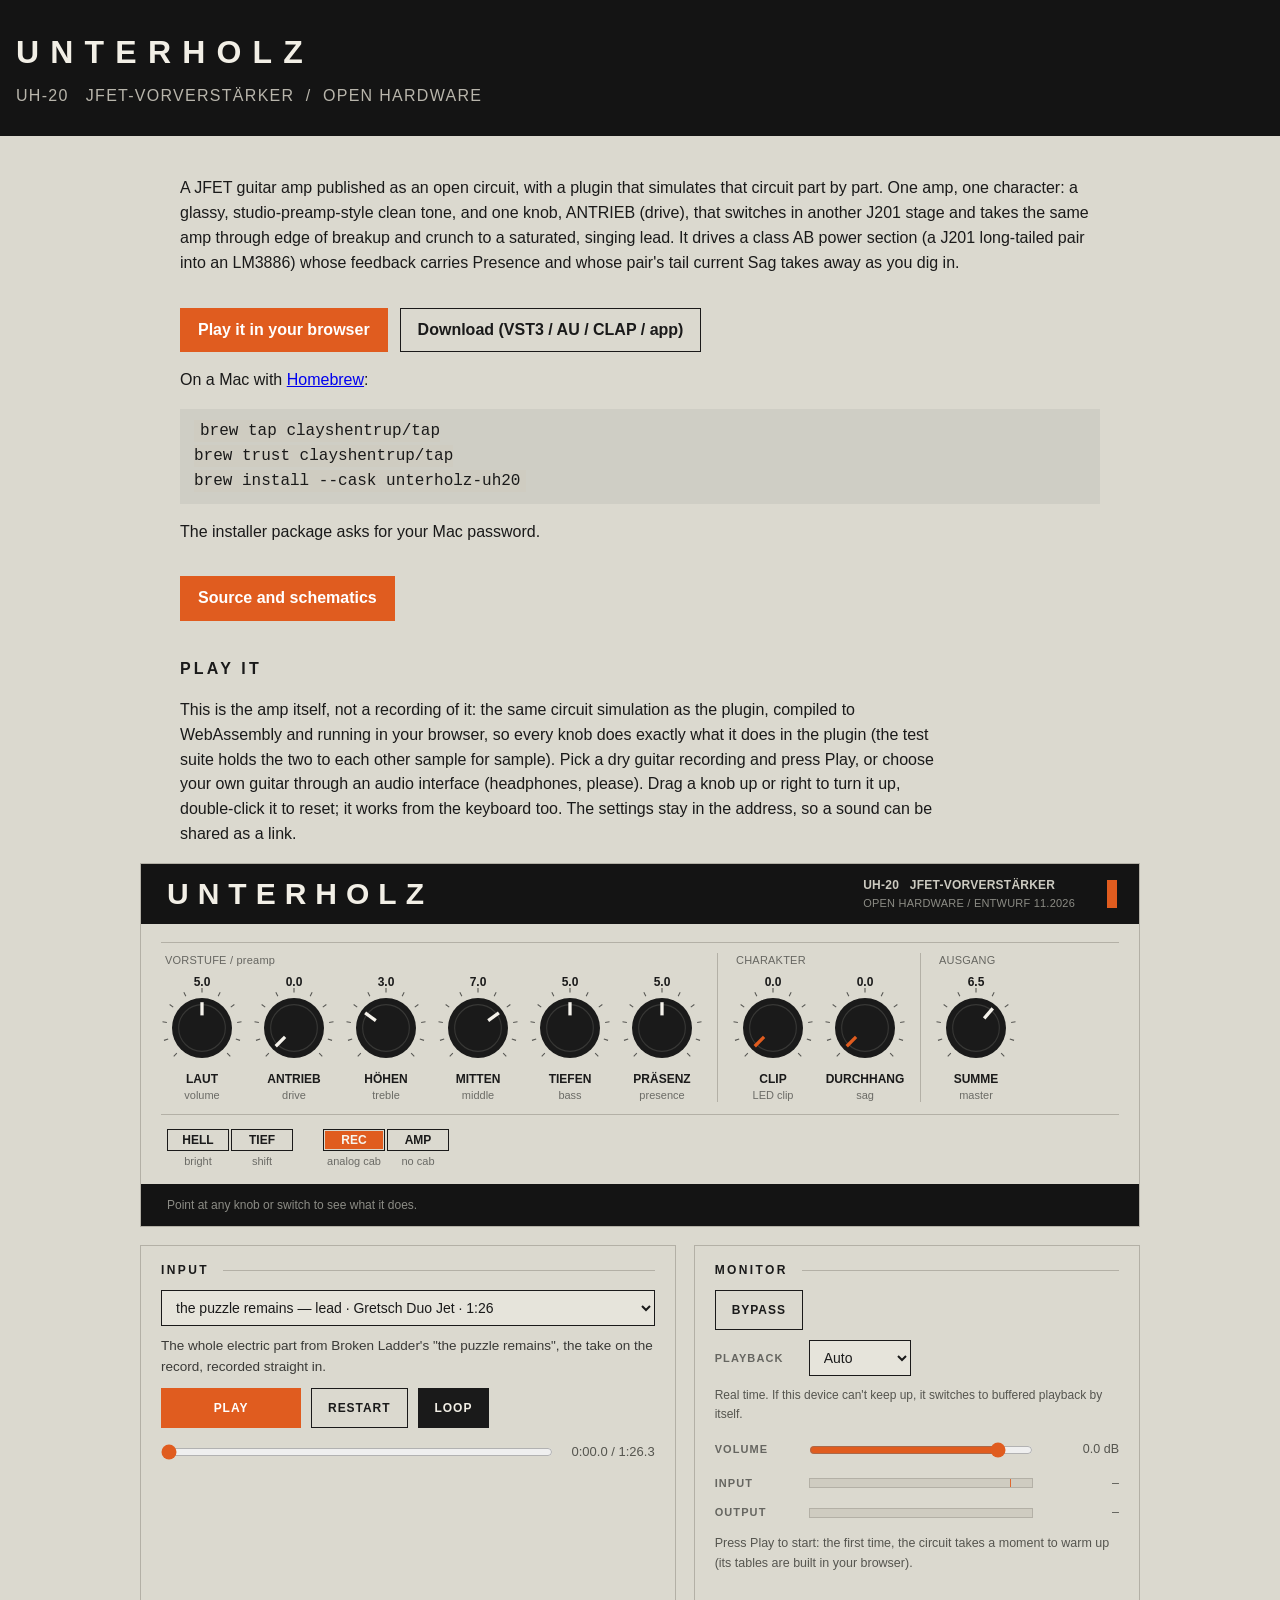
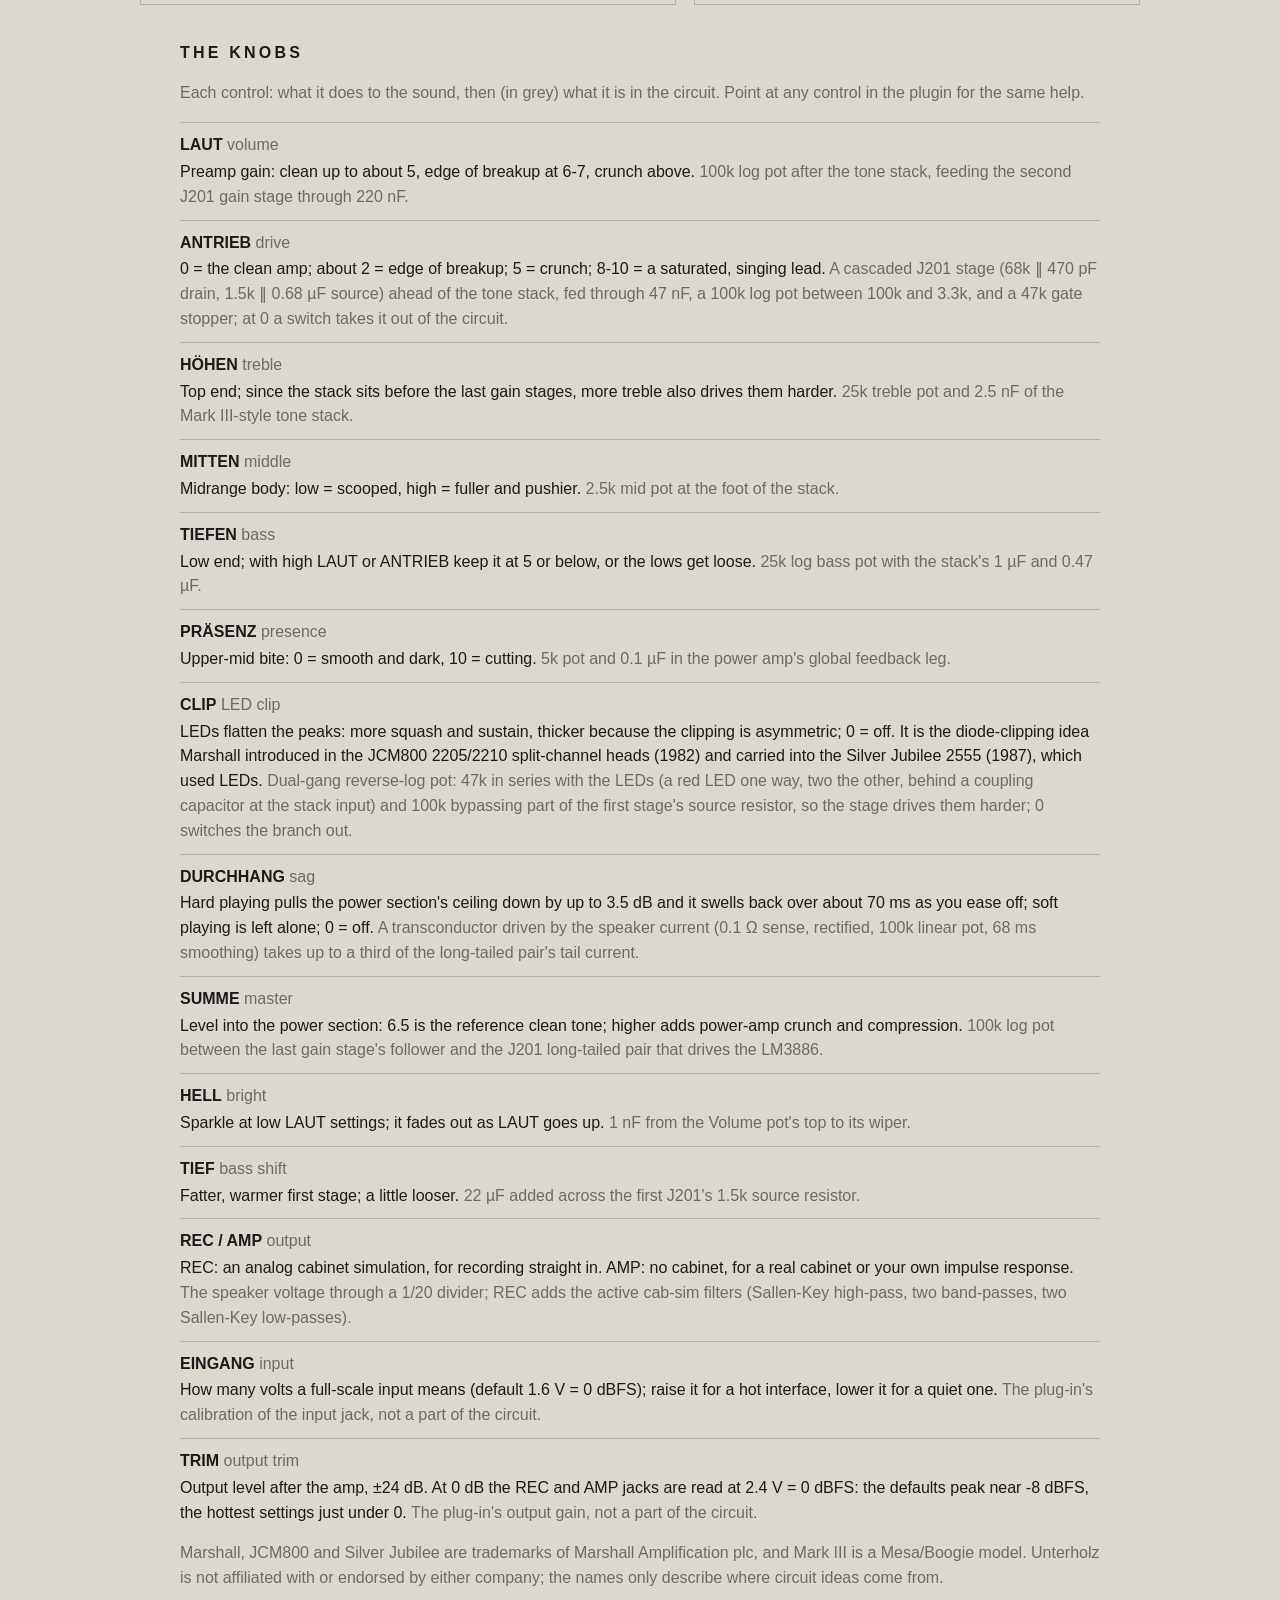
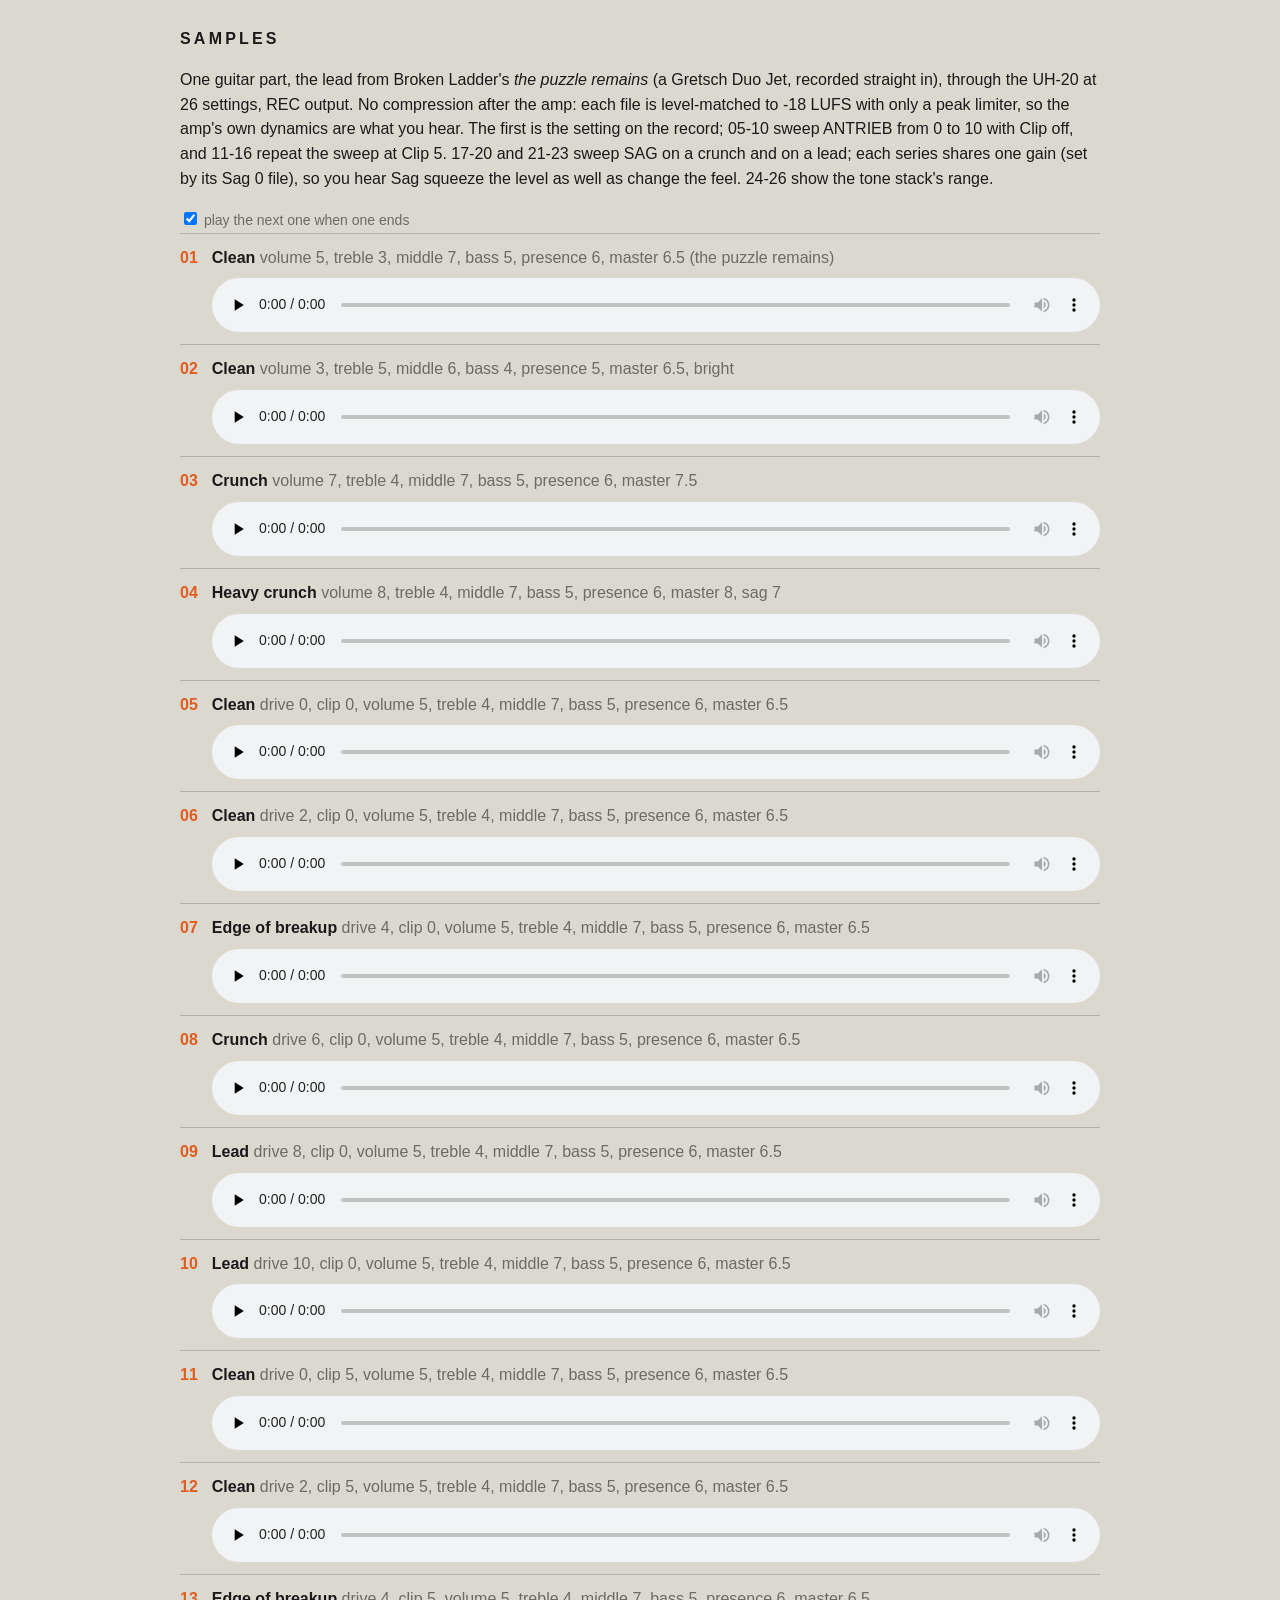
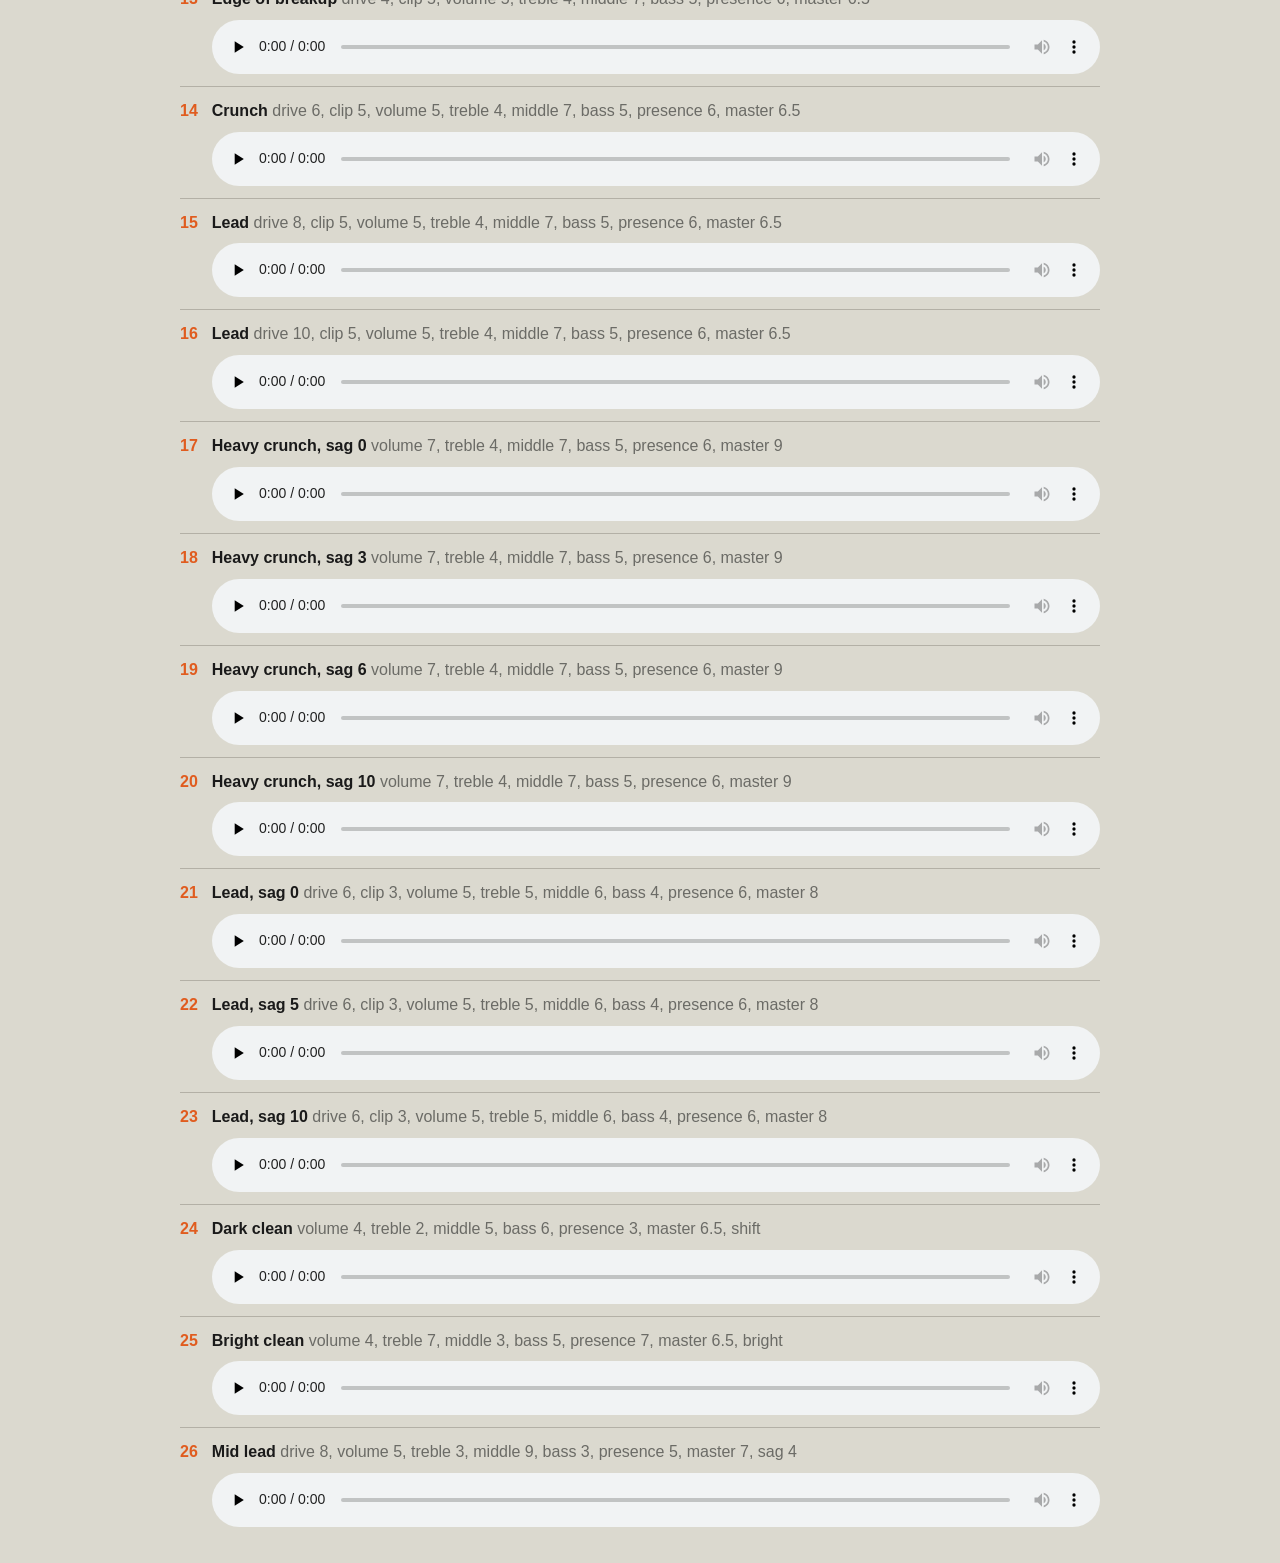
<file: docs/index.html>
<!doctype html>
<html lang="en"><head><meta charset="utf-8"><meta name="viewport" content="width=device-width,initial-scale=1">
<title>Unterholz UH-20</title>
<link rel="stylesheet" href="play/player/player.css"><link rel="stylesheet" href="play/uh20.css">
<link rel="modulepreload" href="play/amp.js"><link rel="modulepreload" href="play/player/player.js">
<style>
:root{--bg:#dbd9cf;--ink:#1a1a1a;--band:#141414;--or:#e05c1f;--mut:#6b6b66}
html,body{overflow-x:hidden}
body{margin:0;background:var(--bg);color:var(--ink);font:16px/1.55 "Helvetica Neue",Helvetica,Arial,sans-serif}
header{background:var(--band);color:#f2efe6;padding:28px 16px}
header h1{margin:0;letter-spacing:.35em;font-size:32px}
header p{margin:6px 0 0;color:#b8b5ab;letter-spacing:.08em}
main{max-width:920px;margin:0 auto;padding:24px 16px}
img{width:100%;height:auto;border:1px solid #b3b0a6}
a.btn{display:inline-block;background:var(--or);color:#fff;padding:10px 18px;text-decoration:none;font-weight:700;margin:16px 12px 0 0}
code{background:#cfccc1;padding:2px 6px}
.mut{color:var(--mut)}
ol.smp{list-style:none;padding:0;margin:0}ol.smp li{display:flex;gap:14px;border-top:1px solid #b3b0a6;padding:12px 0}
ol.smp .n{font-weight:700;color:var(--or);min-width:2ch}ol.smp .t{flex:1;min-width:0}ol.smp span{color:var(--mut)}
audio{display:block;width:100%;margin-top:8px}h2{letter-spacing:.2em;font-size:16px;margin:36px 0 6px}label{color:var(--mut);font-size:14px}
pre{background:rgba(127,127,127,.12);padding:10px 14px;overflow-x:auto}
/* the player is wider than the text column: it takes the window's width, up to a little more than the plug-in panel's */
#player{width:min(1000px,calc(100vw - 32px));margin-left:calc(50% - min(500px,50vw - 16px))}
#play .lead{max-width:760px}
a.btn.ghost{background:transparent;color:var(--ink);box-shadow:inset 0 0 0 1px var(--ink)}
dl.kn{margin:0}dl.kn dt{border-top:1px solid #b3b0a6;padding-top:10px;margin-top:10px}dl.kn dd{margin:2px 0 0}
</style></head><body>
<header><h1>UNTERHOLZ</h1><p>UH-20 &nbsp; JFET-VORVERST&Auml;RKER &nbsp;/&nbsp; OPEN HARDWARE</p></header>
<main>
<p>A JFET guitar amp published as an open circuit, with a plugin that simulates that circuit part by part. One amp, one character: a glassy, studio-preamp-style clean tone, and one knob, ANTRIEB (drive), that switches in another J201 stage and takes the same amp through edge of breakup and crunch to a saturated, singing lead. It drives a class AB power section (a J201 long-tailed pair into an LM3886) whose feedback carries Presence and whose pair&#x27;s tail current Sag takes away as you dig in.</p>
<a class="btn" href="#play">Play it in your browser</a><a class="btn ghost" href="https://github.com/ClayShentrup/unterholz-uh20/releases/latest">Download (VST3 / AU / CLAP / app)</a>
<p>On a Mac with <a href="https://brew.sh">Homebrew</a>:</p>
<pre><code>brew tap clayshentrup/tap
brew trust clayshentrup/tap
brew install --cask unterholz-uh20</code></pre>
<p>The installer package asks for your Mac password.</p>
<a class="btn" href="https://github.com/ClayShentrup/unterholz-uh20">Source and schematics</a>

<section id="play"><h2>PLAY IT</h2>
<p class="lead">This is the amp itself, not a recording of it: the same circuit simulation as the plugin, compiled to WebAssembly and running in your browser, so every knob does exactly what it does in the plugin (the test suite holds the two to each other sample for sample). Pick a dry guitar recording and press Play, or choose your own guitar through an audio interface (headphones, please). Drag a knob up or right to turn it up, double-click it to reset; it works from the keyboard too. The settings stay in the address, so a sound can be shared as a link.</p>
<div id="player" class="uh20"></div>
<noscript><p>The player needs JavaScript and a browser with Web Audio and WebAssembly. The samples below play anywhere.</p><img src="screenshot.png" alt="The UH-20 plugin panel"></noscript>
</section>

<section id="knobs"><h2>THE KNOBS</h2>
<p class="mut">Each control: what it does to the sound, then (in grey) what it is in the circuit. Point at any control in the plugin for the same help.</p>
<dl class="kn">
<dt><b>LAUT</b> <span class="mut">volume</span></dt><dd>Preamp gain: clean up to about 5, edge of breakup at 6-7, crunch above. <span class="mut">100k log pot after the tone stack, feeding the second J201 gain stage through 220 nF.</span></dd>
<dt><b>ANTRIEB</b> <span class="mut">drive</span></dt><dd>0 = the clean amp; about 2 = edge of breakup; 5 = crunch; 8-10 = a saturated, singing lead. <span class="mut">A cascaded J201 stage (68k ‖ 470 pF drain, 1.5k ‖ 0.68 µF source) ahead of the tone stack, fed through 47 nF, a 100k log pot between 100k and 3.3k, and a 47k gate stopper; at 0 a switch takes it out of the circuit.</span></dd>
<dt><b>HÖHEN</b> <span class="mut">treble</span></dt><dd>Top end; since the stack sits before the last gain stages, more treble also drives them harder. <span class="mut">25k treble pot and 2.5 nF of the Mark III-style tone stack.</span></dd>
<dt><b>MITTEN</b> <span class="mut">middle</span></dt><dd>Midrange body: low = scooped, high = fuller and pushier. <span class="mut">2.5k mid pot at the foot of the stack.</span></dd>
<dt><b>TIEFEN</b> <span class="mut">bass</span></dt><dd>Low end; with high LAUT or ANTRIEB keep it at 5 or below, or the lows get loose. <span class="mut">25k log bass pot with the stack&#x27;s 1 µF and 0.47 µF.</span></dd>
<dt><b>PRÄSENZ</b> <span class="mut">presence</span></dt><dd>Upper-mid bite: 0 = smooth and dark, 10 = cutting. <span class="mut">5k pot and 0.1 µF in the power amp&#x27;s global feedback leg.</span></dd>
<dt><b>CLIP</b> <span class="mut">LED clip</span></dt><dd>LEDs flatten the peaks: more squash and sustain, thicker because the clipping is asymmetric; 0 = off. It is the diode-clipping idea Marshall introduced in the JCM800 2205/2210 split-channel heads (1982) and carried into the Silver Jubilee 2555 (1987), which used LEDs. <span class="mut">Dual-gang reverse-log pot: 47k in series with the LEDs (a red LED one way, two the other, behind a coupling capacitor at the stack input) and 100k bypassing part of the first stage&#x27;s source resistor, so the stage drives them harder; 0 switches the branch out.</span></dd>
<dt><b>DURCHHANG</b> <span class="mut">sag</span></dt><dd>Hard playing pulls the power section&#x27;s ceiling down by up to 3.5 dB and it swells back over about 70 ms as you ease off; soft playing is left alone; 0 = off. <span class="mut">A transconductor driven by the speaker current (0.1 Ω sense, rectified, 100k linear pot, 68 ms smoothing) takes up to a third of the long-tailed pair&#x27;s tail current.</span></dd>
<dt><b>SUMME</b> <span class="mut">master</span></dt><dd>Level into the power section: 6.5 is the reference clean tone; higher adds power-amp crunch and compression. <span class="mut">100k log pot between the last gain stage&#x27;s follower and the J201 long-tailed pair that drives the LM3886.</span></dd>
<dt><b>HELL</b> <span class="mut">bright</span></dt><dd>Sparkle at low LAUT settings; it fades out as LAUT goes up. <span class="mut">1 nF from the Volume pot&#x27;s top to its wiper.</span></dd>
<dt><b>TIEF</b> <span class="mut">bass shift</span></dt><dd>Fatter, warmer first stage; a little looser. <span class="mut">22 µF added across the first J201&#x27;s 1.5k source resistor.</span></dd>
<dt><b>REC / AMP</b> <span class="mut">output</span></dt><dd>REC: an analog cabinet simulation, for recording straight in. AMP: no cabinet, for a real cabinet or your own impulse response. <span class="mut">The speaker voltage through a 1/20 divider; REC adds the active cab-sim filters (Sallen-Key high-pass, two band-passes, two Sallen-Key low-passes).</span></dd>
<dt><b>EINGANG</b> <span class="mut">input</span></dt><dd>How many volts a full-scale input means (default 1.6 V = 0 dBFS); raise it for a hot interface, lower it for a quiet one. <span class="mut">The plug-in&#x27;s calibration of the input jack, not a part of the circuit.</span></dd>
<dt><b>TRIM</b> <span class="mut">output trim</span></dt><dd>Output level after the amp, ±24 dB. At 0 dB the REC and AMP jacks are read at 2.4 V = 0 dBFS: the defaults peak near -8 dBFS, the hottest settings just under 0. <span class="mut">The plug-in&#x27;s output gain, not a part of the circuit.</span></dd>
</dl>
<p class="mut">Marshall, JCM800 and Silver Jubilee are trademarks of Marshall Amplification plc, and Mark III is a Mesa/Boogie model. Unterholz is not affiliated with or endorsed by either company; the names only describe where circuit ideas come from.</p></section>

<section id="samples"><h2>SAMPLES</h2>
<p>One guitar part, the lead from Broken Ladder's <i>the puzzle remains</i> (a Gretsch Duo Jet, recorded straight in), through the UH-20 at 26 settings, REC output. No compression after the amp: each file is level-matched to -18 LUFS with only a peak limiter, so the amp's own dynamics are what you hear. The first is the setting on the record; 05-10 sweep ANTRIEB from 0 to 10 with Clip off, and 11-16 repeat the sweep at Clip 5. 17-20 and 21-23 sweep SAG on a crunch and on a lead; each series shares one gain (set by its Sag 0 file), so you hear Sag squeeze the level as well as change the feel. 24-26 show the tone stack's range.</p>
<label><input type="checkbox" id="cont" checked> play the next one when one ends</label>
<ol class="smp">
<li><div class="n">01</div><div class="t"><b>Clean</b> <span>volume 5, treble 3, middle 7, bass 5, presence 6, master 6.5 (the puzzle remains)</span><audio controls preload="none" src="samples/01%20Clean%20-%20volume%205%2C%20treble%203%2C%20middle%207%2C%20bass%205%2C%20presence%206%2C%20master%206.5%20%28the%20puzzle%20remains%29.opus"></audio></div></li>
<li><div class="n">02</div><div class="t"><b>Clean</b> <span>volume 3, treble 5, middle 6, bass 4, presence 5, master 6.5, bright</span><audio controls preload="none" src="samples/02%20Clean%20-%20volume%203%2C%20treble%205%2C%20middle%206%2C%20bass%204%2C%20presence%205%2C%20master%206.5%2C%20bright.opus"></audio></div></li>
<li><div class="n">03</div><div class="t"><b>Crunch</b> <span>volume 7, treble 4, middle 7, bass 5, presence 6, master 7.5</span><audio controls preload="none" src="samples/03%20Crunch%20-%20volume%207%2C%20treble%204%2C%20middle%207%2C%20bass%205%2C%20presence%206%2C%20master%207.5.opus"></audio></div></li>
<li><div class="n">04</div><div class="t"><b>Heavy crunch</b> <span>volume 8, treble 4, middle 7, bass 5, presence 6, master 8, sag 7</span><audio controls preload="none" src="samples/04%20Heavy%20crunch%20-%20volume%208%2C%20treble%204%2C%20middle%207%2C%20bass%205%2C%20presence%206%2C%20master%208%2C%20sag%207.opus"></audio></div></li>
<li><div class="n">05</div><div class="t"><b>Clean</b> <span>drive 0, clip 0, volume 5, treble 4, middle 7, bass 5, presence 6, master 6.5</span><audio controls preload="none" src="samples/05%20Clean%20-%20drive%200%2C%20clip%200%2C%20volume%205%2C%20treble%204%2C%20middle%207%2C%20bass%205%2C%20presence%206%2C%20master%206.5.opus"></audio></div></li>
<li><div class="n">06</div><div class="t"><b>Clean</b> <span>drive 2, clip 0, volume 5, treble 4, middle 7, bass 5, presence 6, master 6.5</span><audio controls preload="none" src="samples/06%20Clean%20-%20drive%202%2C%20clip%200%2C%20volume%205%2C%20treble%204%2C%20middle%207%2C%20bass%205%2C%20presence%206%2C%20master%206.5.opus"></audio></div></li>
<li><div class="n">07</div><div class="t"><b>Edge of breakup</b> <span>drive 4, clip 0, volume 5, treble 4, middle 7, bass 5, presence 6, master 6.5</span><audio controls preload="none" src="samples/07%20Edge%20of%20breakup%20-%20drive%204%2C%20clip%200%2C%20volume%205%2C%20treble%204%2C%20middle%207%2C%20bass%205%2C%20presence%206%2C%20master%206.5.opus"></audio></div></li>
<li><div class="n">08</div><div class="t"><b>Crunch</b> <span>drive 6, clip 0, volume 5, treble 4, middle 7, bass 5, presence 6, master 6.5</span><audio controls preload="none" src="samples/08%20Crunch%20-%20drive%206%2C%20clip%200%2C%20volume%205%2C%20treble%204%2C%20middle%207%2C%20bass%205%2C%20presence%206%2C%20master%206.5.opus"></audio></div></li>
<li><div class="n">09</div><div class="t"><b>Lead</b> <span>drive 8, clip 0, volume 5, treble 4, middle 7, bass 5, presence 6, master 6.5</span><audio controls preload="none" src="samples/09%20Lead%20-%20drive%208%2C%20clip%200%2C%20volume%205%2C%20treble%204%2C%20middle%207%2C%20bass%205%2C%20presence%206%2C%20master%206.5.opus"></audio></div></li>
<li><div class="n">10</div><div class="t"><b>Lead</b> <span>drive 10, clip 0, volume 5, treble 4, middle 7, bass 5, presence 6, master 6.5</span><audio controls preload="none" src="samples/10%20Lead%20-%20drive%2010%2C%20clip%200%2C%20volume%205%2C%20treble%204%2C%20middle%207%2C%20bass%205%2C%20presence%206%2C%20master%206.5.opus"></audio></div></li>
<li><div class="n">11</div><div class="t"><b>Clean</b> <span>drive 0, clip 5, volume 5, treble 4, middle 7, bass 5, presence 6, master 6.5</span><audio controls preload="none" src="samples/11%20Clean%20-%20drive%200%2C%20clip%205%2C%20volume%205%2C%20treble%204%2C%20middle%207%2C%20bass%205%2C%20presence%206%2C%20master%206.5.opus"></audio></div></li>
<li><div class="n">12</div><div class="t"><b>Clean</b> <span>drive 2, clip 5, volume 5, treble 4, middle 7, bass 5, presence 6, master 6.5</span><audio controls preload="none" src="samples/12%20Clean%20-%20drive%202%2C%20clip%205%2C%20volume%205%2C%20treble%204%2C%20middle%207%2C%20bass%205%2C%20presence%206%2C%20master%206.5.opus"></audio></div></li>
<li><div class="n">13</div><div class="t"><b>Edge of breakup</b> <span>drive 4, clip 5, volume 5, treble 4, middle 7, bass 5, presence 6, master 6.5</span><audio controls preload="none" src="samples/13%20Edge%20of%20breakup%20-%20drive%204%2C%20clip%205%2C%20volume%205%2C%20treble%204%2C%20middle%207%2C%20bass%205%2C%20presence%206%2C%20master%206.5.opus"></audio></div></li>
<li><div class="n">14</div><div class="t"><b>Crunch</b> <span>drive 6, clip 5, volume 5, treble 4, middle 7, bass 5, presence 6, master 6.5</span><audio controls preload="none" src="samples/14%20Crunch%20-%20drive%206%2C%20clip%205%2C%20volume%205%2C%20treble%204%2C%20middle%207%2C%20bass%205%2C%20presence%206%2C%20master%206.5.opus"></audio></div></li>
<li><div class="n">15</div><div class="t"><b>Lead</b> <span>drive 8, clip 5, volume 5, treble 4, middle 7, bass 5, presence 6, master 6.5</span><audio controls preload="none" src="samples/15%20Lead%20-%20drive%208%2C%20clip%205%2C%20volume%205%2C%20treble%204%2C%20middle%207%2C%20bass%205%2C%20presence%206%2C%20master%206.5.opus"></audio></div></li>
<li><div class="n">16</div><div class="t"><b>Lead</b> <span>drive 10, clip 5, volume 5, treble 4, middle 7, bass 5, presence 6, master 6.5</span><audio controls preload="none" src="samples/16%20Lead%20-%20drive%2010%2C%20clip%205%2C%20volume%205%2C%20treble%204%2C%20middle%207%2C%20bass%205%2C%20presence%206%2C%20master%206.5.opus"></audio></div></li>
<li><div class="n">17</div><div class="t"><b>Heavy crunch, sag 0</b> <span>volume 7, treble 4, middle 7, bass 5, presence 6, master 9</span><audio controls preload="none" src="samples/17%20Heavy%20crunch%2C%20sag%200%20-%20volume%207%2C%20treble%204%2C%20middle%207%2C%20bass%205%2C%20presence%206%2C%20master%209.opus"></audio></div></li>
<li><div class="n">18</div><div class="t"><b>Heavy crunch, sag 3</b> <span>volume 7, treble 4, middle 7, bass 5, presence 6, master 9</span><audio controls preload="none" src="samples/18%20Heavy%20crunch%2C%20sag%203%20-%20volume%207%2C%20treble%204%2C%20middle%207%2C%20bass%205%2C%20presence%206%2C%20master%209.opus"></audio></div></li>
<li><div class="n">19</div><div class="t"><b>Heavy crunch, sag 6</b> <span>volume 7, treble 4, middle 7, bass 5, presence 6, master 9</span><audio controls preload="none" src="samples/19%20Heavy%20crunch%2C%20sag%206%20-%20volume%207%2C%20treble%204%2C%20middle%207%2C%20bass%205%2C%20presence%206%2C%20master%209.opus"></audio></div></li>
<li><div class="n">20</div><div class="t"><b>Heavy crunch, sag 10</b> <span>volume 7, treble 4, middle 7, bass 5, presence 6, master 9</span><audio controls preload="none" src="samples/20%20Heavy%20crunch%2C%20sag%2010%20-%20volume%207%2C%20treble%204%2C%20middle%207%2C%20bass%205%2C%20presence%206%2C%20master%209.opus"></audio></div></li>
<li><div class="n">21</div><div class="t"><b>Lead, sag 0</b> <span>drive 6, clip 3, volume 5, treble 5, middle 6, bass 4, presence 6, master 8</span><audio controls preload="none" src="samples/21%20Lead%2C%20sag%200%20-%20drive%206%2C%20clip%203%2C%20volume%205%2C%20treble%205%2C%20middle%206%2C%20bass%204%2C%20presence%206%2C%20master%208.opus"></audio></div></li>
<li><div class="n">22</div><div class="t"><b>Lead, sag 5</b> <span>drive 6, clip 3, volume 5, treble 5, middle 6, bass 4, presence 6, master 8</span><audio controls preload="none" src="samples/22%20Lead%2C%20sag%205%20-%20drive%206%2C%20clip%203%2C%20volume%205%2C%20treble%205%2C%20middle%206%2C%20bass%204%2C%20presence%206%2C%20master%208.opus"></audio></div></li>
<li><div class="n">23</div><div class="t"><b>Lead, sag 10</b> <span>drive 6, clip 3, volume 5, treble 5, middle 6, bass 4, presence 6, master 8</span><audio controls preload="none" src="samples/23%20Lead%2C%20sag%2010%20-%20drive%206%2C%20clip%203%2C%20volume%205%2C%20treble%205%2C%20middle%206%2C%20bass%204%2C%20presence%206%2C%20master%208.opus"></audio></div></li>
<li><div class="n">24</div><div class="t"><b>Dark clean</b> <span>volume 4, treble 2, middle 5, bass 6, presence 3, master 6.5, shift</span><audio controls preload="none" src="samples/24%20Dark%20clean%20-%20volume%204%2C%20treble%202%2C%20middle%205%2C%20bass%206%2C%20presence%203%2C%20master%206.5%2C%20shift.opus"></audio></div></li>
<li><div class="n">25</div><div class="t"><b>Bright clean</b> <span>volume 4, treble 7, middle 3, bass 5, presence 7, master 6.5, bright</span><audio controls preload="none" src="samples/25%20Bright%20clean%20-%20volume%204%2C%20treble%207%2C%20middle%203%2C%20bass%205%2C%20presence%207%2C%20master%206.5%2C%20bright.opus"></audio></div></li>
<li><div class="n">26</div><div class="t"><b>Mid lead</b> <span>drive 8, volume 5, treble 3, middle 9, bass 3, presence 5, master 7, sag 4</span><audio controls preload="none" src="samples/26%20Mid%20lead%20-%20drive%208%2C%20volume%205%2C%20treble%203%2C%20middle%209%2C%20bass%203%2C%20presence%205%2C%20master%207%2C%20sag%204.opus"></audio></div></li>
</ol></section>
<script type="module">
// the player (docs/play/player, shared with the other amps; this amp's knobs and look in docs/play/amp.js and
// docs/play/uh20.css). The engine and the recordings download only when the player scrolls into view (after the page has
// loaded) or on the first Play.
import { amp, decorate } from './play/amp.js';
import { mountPlayer } from './play/player/player.js';
const el = document.getElementById('player');
mountPlayer(el, amp, { base: 'play/', lazy: true, anchor: 'play' }).then(p => {
  try { decorate(el, p); } finally { el.classList.add('decorated'); }
  if (/^#play&/.test(location.hash)) document.getElementById('play').scrollIntoView();   // a shared sound: #play&volume=7&...
  const watch = () => { const io = new IntersectionObserver(es => { if (es.some(e => e.isIntersecting)) { p.warm(); io.disconnect(); } }, { threshold: 0.2 }); io.observe(el); };
  if (document.readyState === 'complete') watch(); else addEventListener('load', watch, { once: true });
}).catch(e => { el.classList.add('decorated'); const m = document.createElement('p'); m.textContent = 'The player could not start: ' + (e && e.message || e); el.append(m); });
</script>
<script>
// one sound at a time: a sample pauses the others and the player
document.addEventListener('play', e => { if (window.ampPlayer && window.ampPlayer.state.playing) window.ampPlayer.pause(); }, true);
document.addEventListener('play', e => { document.querySelectorAll('audio').forEach(a => { if (a !== e.target) a.pause(); }); }, true);
document.addEventListener('ended', e => { const all = [...document.querySelectorAll('audio')]; const i = all.indexOf(e.target); if (i >= 0 && i + 1 < all.length && document.getElementById('cont') && document.getElementById('cont').checked) all[i + 1].play(); }, true);
</script>
</main></body></html>
</file>
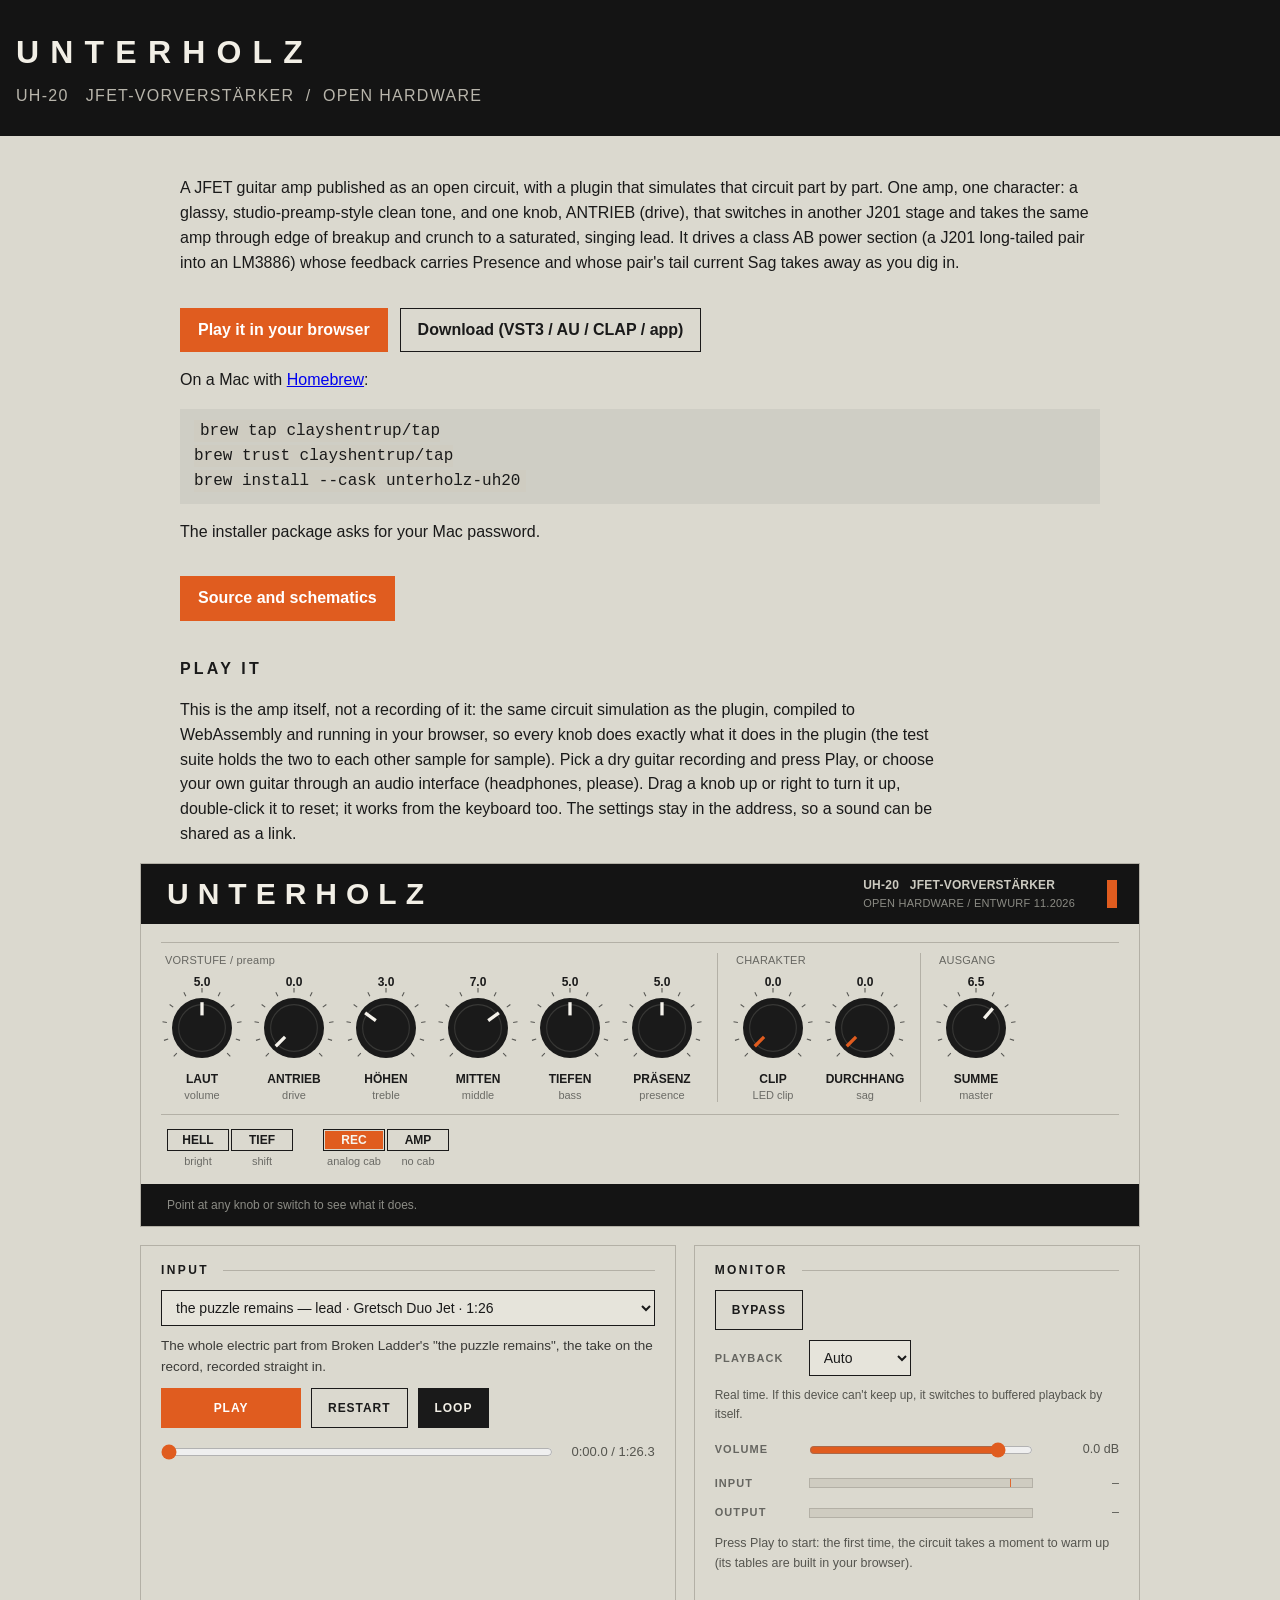
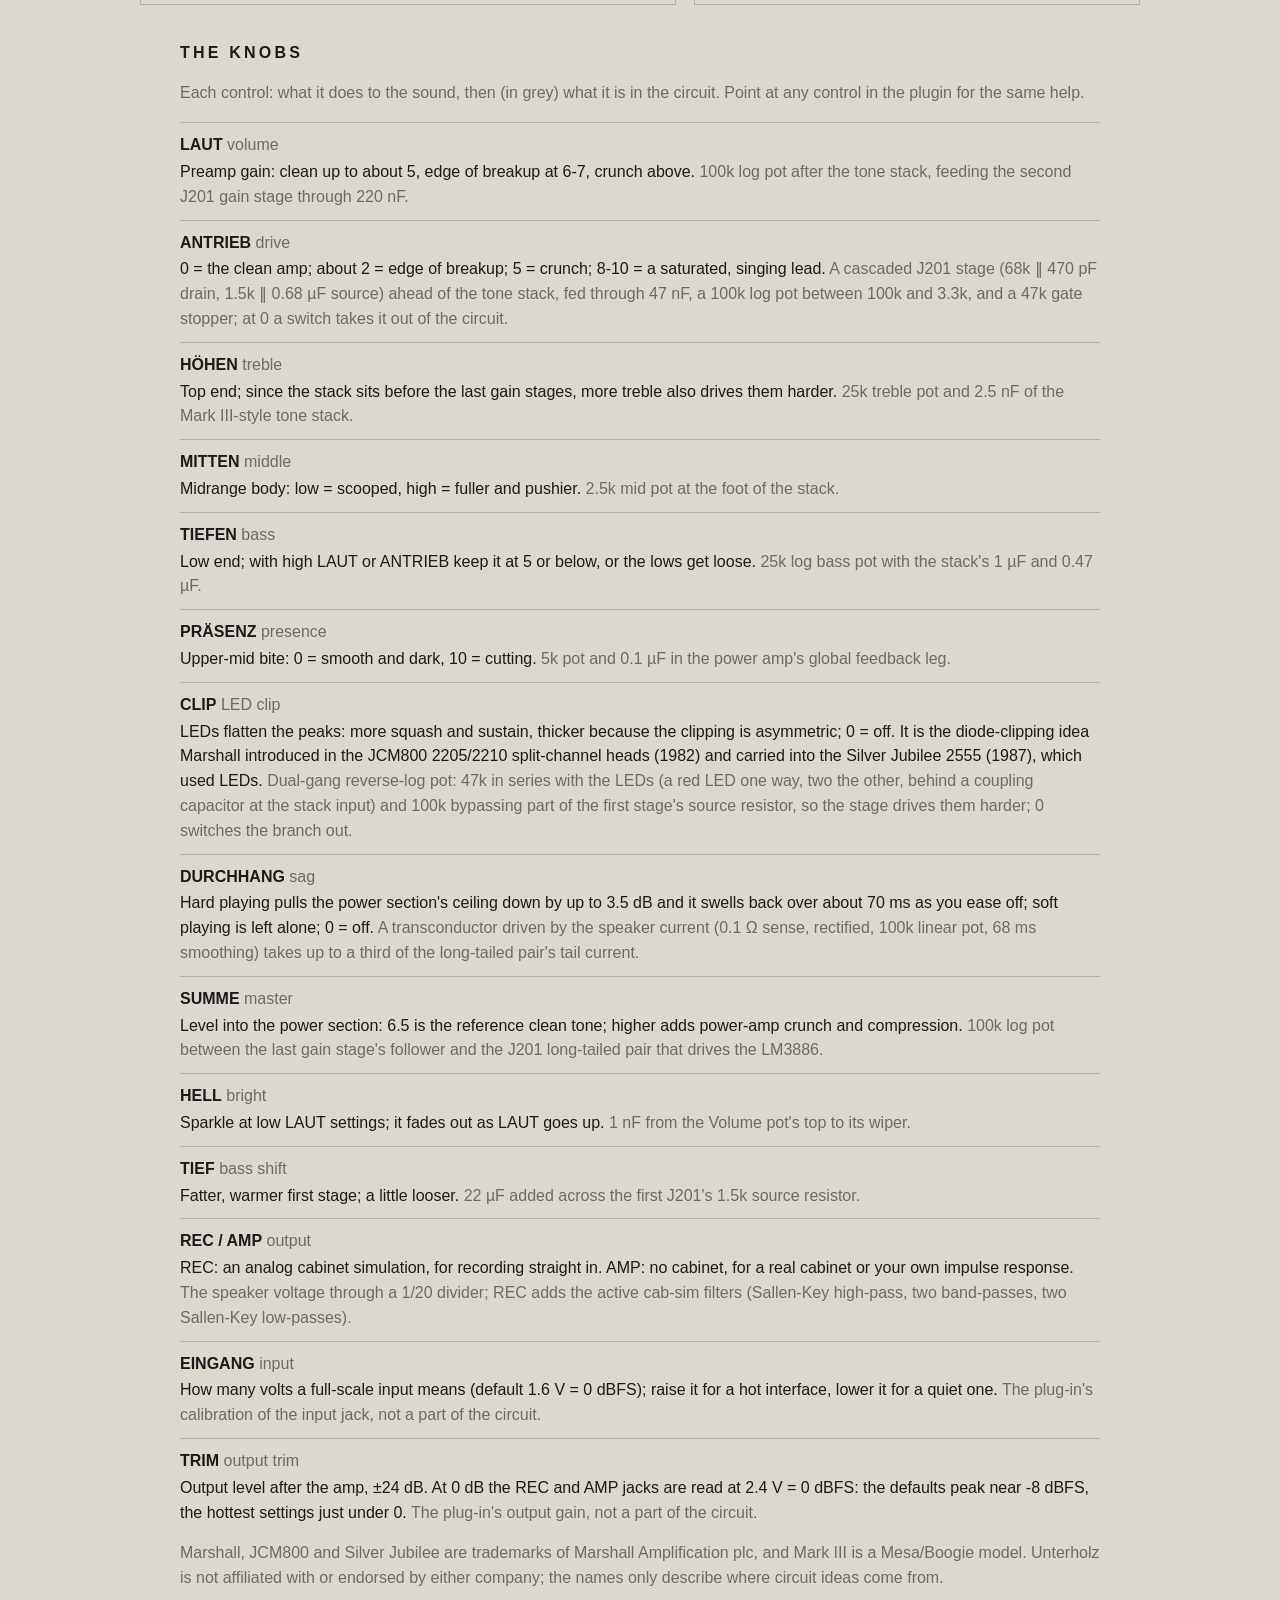
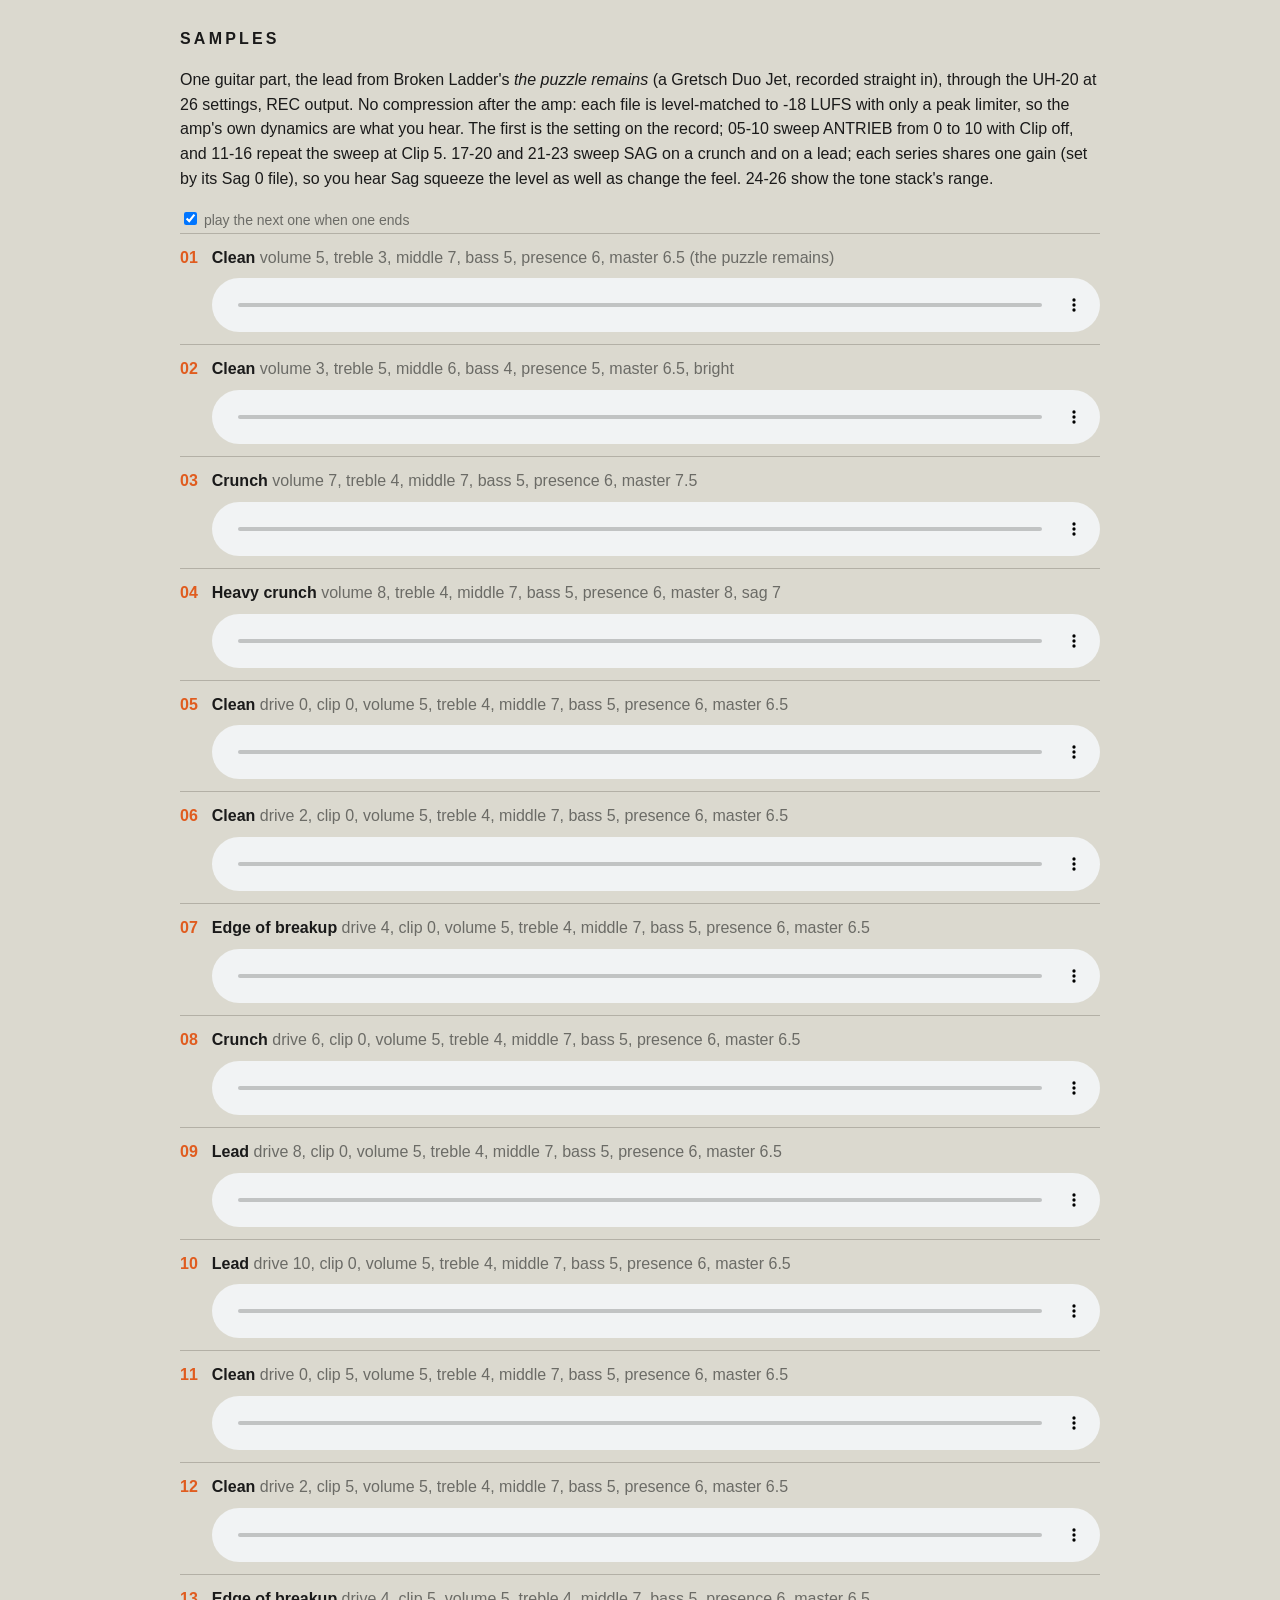
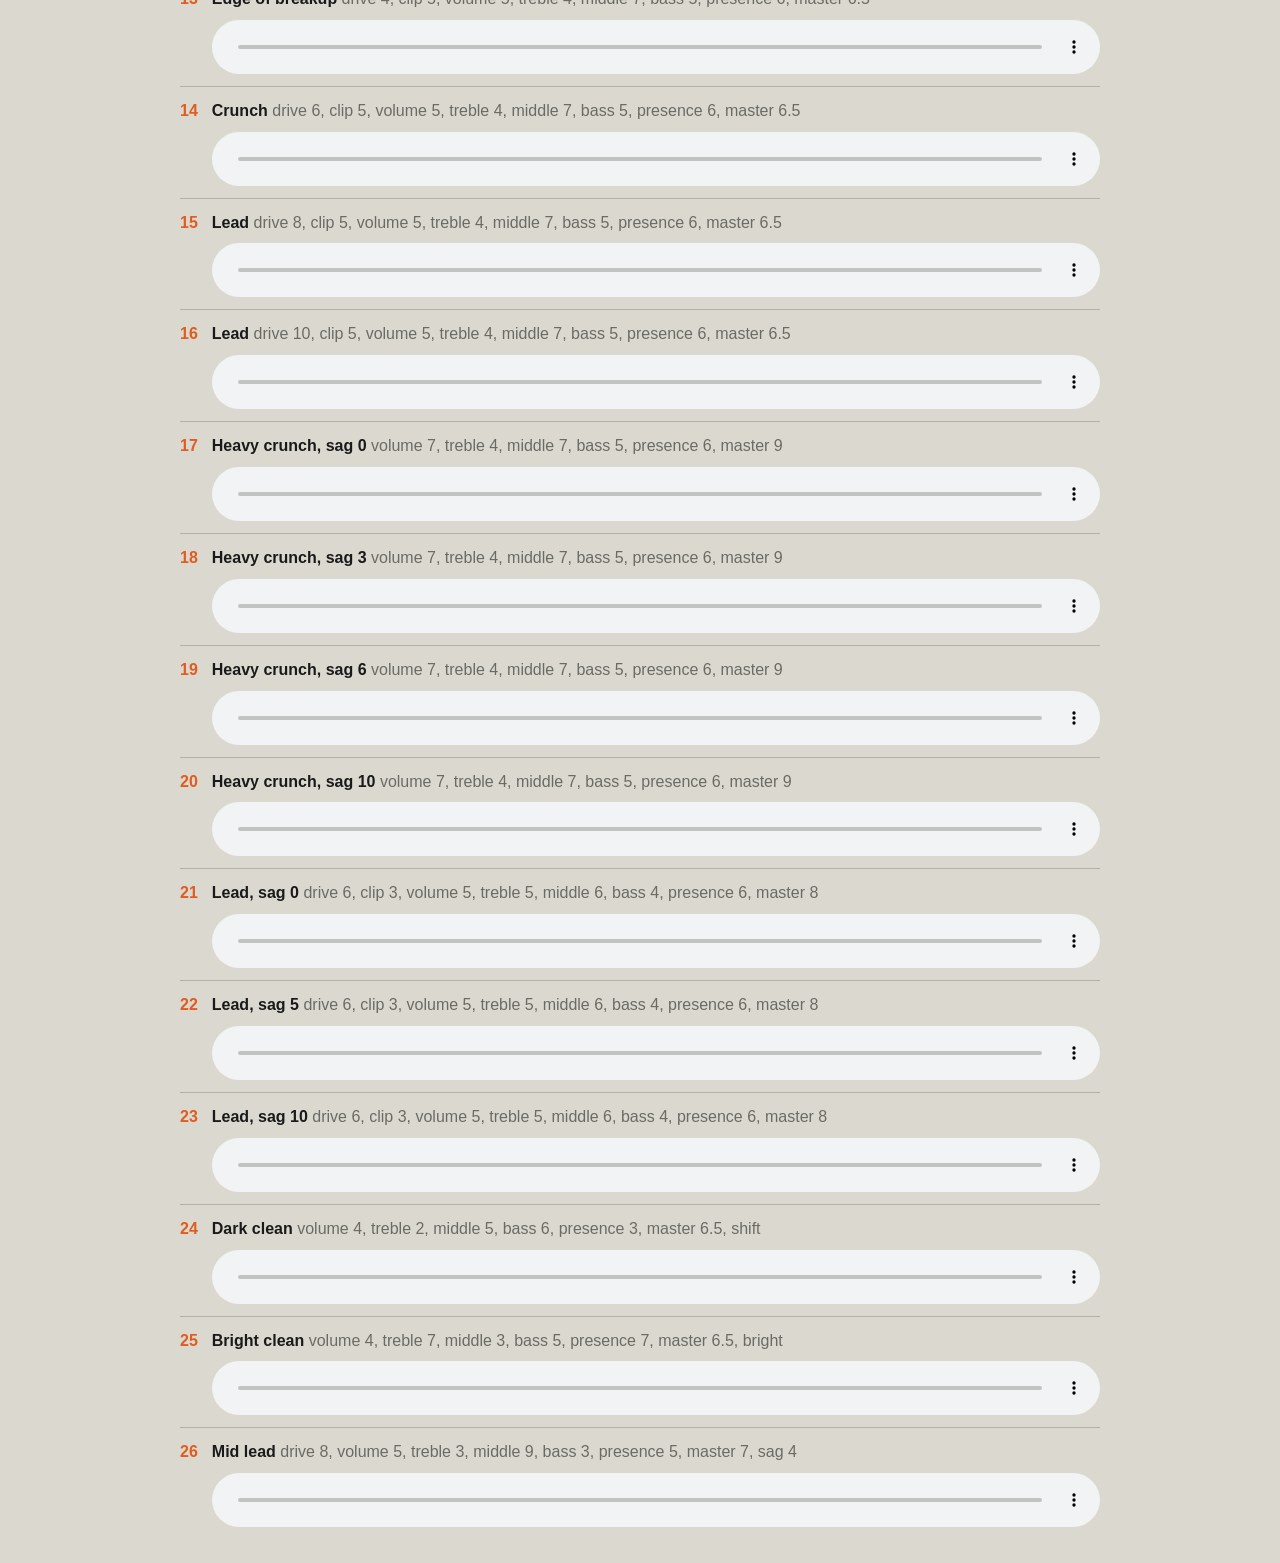
<file: docs/play/index.html>
<!doctype html>
<html lang="en"><head><meta charset="utf-8"><meta name="viewport" content="width=device-width,initial-scale=1">
<title>Play the Unterholz UH-20</title>
<link rel="canonical" href="https://clayshentrup.github.io/unterholz-uh20/#play">
<script>
// the player lives on the main page; links shared from here (#volume=7&drive=3...) open the same sound there
location.replace('../' + location.search + '#play' + (location.hash.length > 1 ? '&' + location.hash.slice(1) : ''));
</script>
<noscript><meta http-equiv="refresh" content="0; url=../#play"></noscript>
</head><body style="background:#dbd9cf;color:#1a1a1a;font:16px/1.6 'Helvetica Neue',Helvetica,Arial,sans-serif;padding:24px">
<p>The player is on the <a style="color:#1a1a1a" href="../#play">main page</a>.</p>
</body></html>
</file>
<file: docs/play/player/player.css>
/* The browser amp player: shared by every amp, scoped to its root (.amp-player) so it can sit inside any page; the amp's colours arrive as --black, --graphite, --steel, --ink, --brass,
   --mute and --glow (set by player.js from amp.js), its display face as --display. SPDX-License-Identifier: AGPL-3.0-or-later */
.amp-player{color-scheme:dark;color:var(--ink);font:15px/1.6 Inter,-apple-system,"Helvetica Neue",Arial,sans-serif;--black:#0a0a0b;--graphite:#161618;--steel:#2b2a28;--ink:#e6d8b8;--brass:#a8885a;--mute:#7b766d;--glow:#ffb347;--display:Michroma;--rule:rgba(230,216,184,.14)}
.amp-player,.amp-player *{box-sizing:border-box}
.amp-player a{color:var(--ink)}
.amp-player .cap{font:400 10px/1.4 var(--display),sans-serif;letter-spacing:.26em;text-transform:uppercase;color:var(--mute)}

/* the panel: the plug-in's face */
.amp-player .panel{position:relative;border:1px solid var(--rule);border-radius:4px;padding:26px 36px 18px;background-color:var(--black);background-size:cover;box-shadow:0 24px 60px rgba(0,0,0,.6)}
.amp-player .panel::before{content:"";position:absolute;inset:11px;border:1px solid var(--rule);pointer-events:none;border-radius:2px}
.amp-player .phead{display:flex;align-items:center;gap:20px;padding-bottom:22px;border-bottom:1px solid rgba(230,216,184,.16)}
.amp-player .jewel{width:12px;height:12px;border-radius:50%;flex:none;background:radial-gradient(circle at 35% 35%,#ffe2a8,#e08a20 55%,#5a2e06);box-shadow:0 0 calc(6px + 18px*var(--lit,0)) rgba(255,170,60,calc(.25 + .5*var(--lit,0)));outline:1px solid rgba(230,216,184,.3);outline-offset:1px;margin-left:4px}
.amp-player .mark{display:flex;flex-direction:column;gap:8px;min-width:0}
.amp-player .word{font:400 38px/1 var(--display),sans-serif;color:var(--ink);letter-spacing:.01em}
.amp-player .tag{font:400 8px/1 var(--display),sans-serif;letter-spacing:.32em;color:var(--brass);white-space:pre;overflow:hidden;text-overflow:ellipsis}
.amp-player .phead .sw{margin-left:auto;display:flex;gap:10px;flex-wrap:wrap}
.amp-player .toggle{display:inline-flex;align-items:center;gap:10px;min-width:100px;height:30px;padding:0 14px 0 11px;border:1px solid rgba(230,216,184,.22);border-radius:3px;background:transparent;color:var(--mute);font:400 8.5px/1 var(--display),sans-serif;letter-spacing:.26em;text-transform:uppercase;cursor:pointer}
.amp-player .toggle:hover{border-color:rgba(230,216,184,.45)}
.amp-player .toggle .dot{width:6px;height:6px;border-radius:50%;background:var(--steel);flex:none}
.amp-player .toggle.on{color:var(--ink);border-color:rgba(230,216,184,.75);background:rgba(230,216,184,.10)}
.amp-player .toggle.on .dot{background:var(--glow);box-shadow:0 0 8px 2px rgba(255,179,71,.55)}
.amp-player .toggle:focus-visible,.amp-player .knob-face:focus-visible,.amp-player .btn:focus-visible,.amp-player select:focus-visible,.amp-player input:focus-visible{outline:1px solid var(--glow);outline-offset:3px}
.amp-player .rows{display:flex;flex-direction:column;gap:6px;margin-top:16px}
.amp-player .row{display:grid;grid-template-columns:var(--cols);justify-content:space-between;column-gap:28px;align-items:start}
.amp-player .group{display:flex;flex-direction:column;align-items:center;min-width:0}
.amp-player .group.end{justify-self:end}
.amp-player .group h3{margin:0 0 4px;font:400 7.5px/1 var(--display),sans-serif;letter-spacing:.34em;color:var(--mute);text-transform:uppercase;font-weight:400}
.amp-player .knobs{display:flex;gap:16px;align-items:flex-start;flex-wrap:nowrap;justify-content:center}
.amp-player .knob{display:flex;flex-direction:column;align-items:center;width:calc(var(--kd) + 8px)}
.amp-player .knob-face{width:var(--kd);height:var(--kd);touch-action:none;cursor:ns-resize;border-radius:50%;-webkit-tap-highlight-color:transparent;user-select:none;-webkit-user-select:none}
.amp-player .knob-svg{width:100%;height:100%;display:block;overflow:visible}
.amp-player .k-track{fill:none;stroke:var(--steel);stroke-width:1.5;stroke-linecap:round}
.amp-player .k-glow{fill:none;stroke:var(--glow);stroke-opacity:.13;stroke-width:6;stroke-linecap:round}
.amp-player .k-arc{fill:none;stroke:var(--ink);stroke-width:1.6;stroke-linecap:round}
.amp-player .k-shadow{fill:#000;fill-opacity:.7}
.amp-player .k-knurl{stroke:#fff;stroke-opacity:.035;stroke-width:1}
.amp-player .k-rim{fill:none;stroke:var(--ink);stroke-opacity:.32;stroke-width:1}
.amp-player .k-shine{fill:#fff;fill-opacity:.05}
.amp-player .k-ptr{stroke:var(--ink);stroke-width:2;stroke-linecap:round}
.amp-player .knob.active .k-glow{stroke-opacity:.3}
.amp-player .knob-label{margin-top:2px;font:400 8px/1.2 var(--display),sans-serif;letter-spacing:.27em;color:rgba(230,216,184,.88);text-transform:uppercase;white-space:nowrap}
.amp-player .knob-value{font-size:11px;line-height:1.4;color:var(--mute);margin-top:4px;font-variant-numeric:tabular-nums;white-space:nowrap}
.amp-player .knob.big .knob-label{margin-top:8px}
.amp-player .pfoot{display:flex;justify-content:space-between;align-items:center;gap:20px;margin-top:14px;padding-top:12px;border-top:1px solid rgba(230,216,184,.12);min-height:52px}
.amp-player .help{font-size:12.5px;line-height:1.45;color:rgba(230,216,184,.72);max-width:760px}
.amp-player .pfoot .cap{font-size:7.5px;flex:none}

/* the deck: source, transport, live input, monitoring */
.amp-player .deck{display:grid;grid-template-columns:minmax(0,1.2fr) minmax(0,1fr);gap:18px;margin-top:22px}
.amp-player .card{border:1px solid var(--rule);border-radius:4px;padding:18px 20px;background:rgba(22,22,24,.55);min-width:0}
.amp-player .card h2{margin:0 0 14px;font:400 10px/1 var(--display),sans-serif;letter-spacing:.3em;color:var(--mute);text-transform:uppercase;display:flex;align-items:center;gap:14px;font-weight:400}
.amp-player .card h2::after{content:"";flex:1;height:1px;background:var(--rule)}
.amp-player .tabs{display:flex;gap:0;margin-bottom:14px;border:1px solid rgba(230,216,184,.25);border-radius:3px;width:max-content;max-width:100%}
.amp-player .tabs button{background:transparent;border:0;color:var(--mute);font:400 9.5px/1 var(--display),sans-serif;letter-spacing:.2em;text-transform:uppercase;padding:11px 14px;cursor:pointer}
.amp-player .tabs button[aria-selected=true]{color:var(--ink);background:rgba(230,216,184,.1)}
.amp-player .btn{display:inline-flex;align-items:center;justify-content:center;gap:8px;min-height:40px;font:400 10px/1 var(--display),sans-serif;letter-spacing:.18em;text-transform:uppercase;padding:0 16px;border:1px solid rgba(230,216,184,.35);color:var(--ink);background:transparent;border-radius:3px;cursor:pointer}
.amp-player .btn.main{border-color:var(--ink);background:rgba(230,216,184,.08)}
.amp-player .btn[aria-pressed=true]{border-color:var(--glow);color:var(--glow)}
.amp-player .btn:disabled{opacity:.4;cursor:default}
.amp-player .btn.main{min-width:140px}
.amp-player .btn.busy{color:var(--ink);cursor:progress;font-variant-numeric:tabular-nums}
.amp-player .btn.busy::before{content:"";width:11px;height:11px;flex:none;border-radius:50%;border:1.5px solid rgba(230,216,184,.25);border-top-color:var(--glow);animation:amp-spin .8s linear infinite}
.amp-player .loadbar{height:3px;margin:2px 0 6px;background:rgba(230,216,184,.12);border-radius:2px;overflow:hidden}
.amp-player .loadbar i{display:block;height:100%;width:0;background:var(--glow);transition:width .25s ease-out}
.amp-player .loadbar.wait i{animation:amp-pulse 1.1s ease-in-out infinite}
@keyframes amp-spin{to{transform:rotate(360deg)}}
@keyframes amp-pulse{50%{opacity:.4}}
@media (prefers-reduced-motion:reduce){.amp-player .btn.busy::before,.amp-player .loadbar.wait i{animation:none}}
.amp-player .line{display:flex;align-items:center;gap:10px;flex-wrap:wrap;margin:10px 0}
.amp-player .line > label,.amp-player .lbl{font:400 9px/1.2 var(--display),sans-serif;letter-spacing:.2em;color:var(--mute);text-transform:uppercase;min-width:84px}
.amp-player select{background:var(--black);color:var(--ink);border:1px solid rgba(230,216,184,.3);border-radius:3px;padding:8px 10px;font:inherit;font-size:14px;max-width:100%;min-width:0}
.amp-player input[type=range]{accent-color:var(--ink);flex:1;min-width:120px;height:28px;margin:0}
.amp-player .time{font-variant-numeric:tabular-nums;font-size:13px;color:var(--mute);min-width:92px;text-align:right}
.amp-player .desc{font-size:13.5px;color:#bdb4a0;margin:8px 0 4px}
.amp-player .note{font-size:13px;color:#a9a08d;line-height:1.55}
.amp-player .note b{color:var(--ink);font-weight:500}
.amp-player .meter{position:relative;flex:1;min-width:120px;height:10px;background:#050506;border:1px solid rgba(230,216,184,.18);border-radius:2px;overflow:hidden}
.amp-player .meter i{position:absolute;left:0;top:0;bottom:0;width:0;background:linear-gradient(90deg,rgba(230,216,184,.55),var(--ink) 80%,var(--glow));transition:width 40ms linear}
.amp-player .meter b{position:absolute;top:-2px;bottom:-2px;width:1px;background:var(--glow);opacity:.9}
.amp-player .meter.hot i{background:linear-gradient(90deg,rgba(230,216,184,.55),var(--glow) 70%,#ff5a36)}
.amp-player .readout{font-variant-numeric:tabular-nums;font-size:12.5px;color:var(--mute);min-width:76px;text-align:right}
.amp-player .status{font-size:12.5px;color:var(--mute);margin-top:12px;min-height:1.4em}
.amp-player .status.err{color:#ff8a6a}
.amp-player .warn{margin:0 0 12px;padding:10px 12px;border:1px solid rgba(255,138,106,.55);border-radius:3px;background:rgba(255,90,54,.08);color:#ffb39f;font-size:14px;line-height:1.45}
.amp-player .stats.mode{margin-top:0}
.amp-player .bufbar{position:relative;height:3px;margin:-6px 0 8px;background:rgba(230,216,184,.08);border-radius:2px;overflow:hidden}
.amp-player .bufbar i{position:absolute;top:0;bottom:0;background:rgba(255,179,71,.55);transition:width .1s linear}
.amp-player .stats{font-size:12px;color:var(--mute);margin-top:6px;font-variant-numeric:tabular-nums}
.amp-player .hide{display:none!important}

@media (max-width:1060px){
  .amp-player .row{display:flex;flex-wrap:wrap;justify-content:center;column-gap:40px;row-gap:16px}
  .amp-player .knobs{flex-wrap:wrap}
  .amp-player .rows{gap:16px}
}
@media (max-width:820px){ .amp-player .deck{grid-template-columns:minmax(0,1fr)} }
@media (max-width:560px){
  .amp-player .panel{padding:20px 14px 14px}
  .amp-player .panel::before{inset:6px}
  .amp-player .phead{flex-wrap:wrap;gap:14px}
  .amp-player .phead .sw{margin-left:0;width:100%}
  .amp-player .word{font-size:30px}
  .amp-player .tag{letter-spacing:.22em}
  .amp-player .knobs{gap:6px 4px}
  .amp-player .knob{--s:.86}
  .amp-player .knob-face{width:calc(var(--kd)*.86);height:calc(var(--kd)*.86)}
  .amp-player .knob{width:calc(var(--kd)*.86 + 6px)}
  .amp-player .pfoot{flex-direction:column;align-items:flex-start;gap:6px}
  .amp-player .card{padding:16px 14px}
  .amp-player .line > label,.amp-player .lbl{min-width:0;width:100%}
  .amp-player .time{min-width:0}
}
</file>
<file: docs/play/uh20.css>
/* The UH-20's face for the shared browser player (player/player.css): the plug-in's flat light panel
   (source/PluginEditor.cpp), a black band with the letter-spaced wordmark, flat black knobs with ticks and a white
   pointer (orange on CLIP and DURCHHANG), German names in bold with the English under them, outlined switches that fill
   orange when on, and the hover help in a black strip along the bottom. Applies to a player root with class "uh20",
   once docs/play/amp.js decorate() has added what the shared player doesn't draw.
   SPDX-License-Identifier: AGPL-3.0-or-later */
.amp-player.uh20{--panel:#dbd9cf;--band:#141414;--paper:#f2efe6;--rule:#b3b0a6;--grey:#666661;--grey2:#8c8c85;--or:#e05c1f;
  color-scheme:light;color:var(--ink);font:15px/1.55 "Helvetica Neue",Helvetica,Arial,sans-serif}
.amp-player.uh20:not(.decorated) .panel{visibility:hidden}

/* the panel */
.amp-player.uh20 .panel{background:var(--panel)!important;border:1px solid var(--rule);border-radius:0;box-shadow:none;padding:0 0 0;overflow:hidden}
.amp-player.uh20 .panel::before{display:none}
.amp-player.uh20 .phead{background:var(--band);padding:14px 22px 14px 26px;min-height:56px;gap:24px;border:0;flex-wrap:nowrap}
.amp-player.uh20 .mark{flex:1;min-width:0}
.amp-player.uh20 .word{font:700 30px/1 "Helvetica Neue",Helvetica,Arial,sans-serif;letter-spacing:.3em;text-transform:uppercase;color:var(--paper);white-space:nowrap}
.amp-player.uh20 .side{display:flex;flex-direction:column;gap:5px;min-width:0}
.amp-player.uh20 .tag{font:700 12px/1.2 "Helvetica Neue",Helvetica,Arial,sans-serif;letter-spacing:.02em;color:#cccac0;white-space:pre}
.amp-player.uh20 .cap.draft{font:400 11px/1.2 "Helvetica Neue",Helvetica,Arial,sans-serif;letter-spacing:.02em;color:var(--grey2);text-transform:none;white-space:nowrap}
.amp-player.uh20 .jewel{width:10px;height:28px;border-radius:0;background:var(--or);box-shadow:none;outline:0;margin:0 0 0 8px}

/* the knobs, in their three sections between two rules */
.amp-player.uh20 .rows{margin:18px 20px 0;padding:10px 0 12px;border-top:1px solid var(--rule);border-bottom:1px solid var(--rule)}
.amp-player.uh20 .row{column-gap:0}
.amp-player.uh20 .group{align-items:stretch;padding:0 14px}
.amp-player.uh20 .group h3{margin:0 0 6px 4px;font:400 11px/1.4 "Helvetica Neue",Helvetica,Arial,sans-serif;letter-spacing:.02em;text-transform:none;color:var(--grey);text-align:left}
.amp-player.uh20 .knobs{gap:10px}
.amp-player.uh20 .knob{width:82px}
.amp-player.uh20 .knob-value{order:-1;margin:0 0 -2px;font:700 12px/1.3 "Helvetica Neue",Helvetica,Arial,sans-serif;color:var(--ink)}
.amp-player.uh20 .knob-face{cursor:ns-resize}
.amp-player.uh20 .knob-label{margin-top:4px;font:700 12px/1.3 "Helvetica Neue",Helvetica,Arial,sans-serif;letter-spacing:0;color:var(--ink)}
.amp-player.uh20 .knob-sub{font-size:11px;line-height:1.3;color:var(--mute);white-space:nowrap}
.amp-player.uh20 .k-track,.amp-player.uh20 .k-glow,.amp-player.uh20 .k-arc,.amp-player.uh20 .k-shadow,.amp-player.uh20 .k-knurl,.amp-player.uh20 .k-rim,.amp-player.uh20 .k-shine{display:none}
.amp-player.uh20 .knob-svg circle[fill^="url"]{fill:var(--ink)}
.amp-player.uh20 .k-ticks{fill:none;stroke:#595955;stroke-width:1.1}
.amp-player.uh20 .k-ring{fill:none;stroke:#383836;stroke-width:1.1}
.amp-player.uh20 .k-ptr{stroke:#f5f2eb;stroke-width:3.3;stroke-linecap:butt}
.amp-player.uh20 .knob.accent .k-ptr{stroke:var(--or)}
.amp-player.uh20 .knob.active .k-ring,.amp-player.uh20 .knob-face:focus-visible .k-ring{stroke:#6b6b66}

/* the switches under the knobs: HELL TIEF, then REC AMP */
.amp-player.uh20 .sw.switches{display:flex;flex-wrap:wrap;gap:12px 2px;margin:14px 26px 0;align-items:flex-start}
.amp-player.uh20 .toggle{flex-direction:column;align-items:stretch;gap:3px;min-width:0;width:62px;height:auto;padding:0;border:0;background:transparent;color:var(--ink);font:700 12px/1 "Helvetica Neue",Helvetica,Arial,sans-serif;letter-spacing:0;text-transform:none}
.amp-player.uh20 .toggle .dot{display:none}
.amp-player.uh20 .toggle .t{display:flex;align-items:center;justify-content:center;height:22px;border:1px solid var(--ink)}
.amp-player.uh20 .toggle.on .t{background:var(--or);color:#f7f5ee;box-shadow:inset 0 0 0 1px var(--panel)}
.amp-player.uh20 .toggle:hover .t{background-color:rgba(26,26,26,.06)}
.amp-player.uh20 .toggle.on:hover .t{background-color:var(--or)}
.amp-player.uh20 .toggle .sub{font:400 11px/1.3 "Helvetica Neue",Helvetica,Arial,sans-serif;color:var(--mute);text-align:center;white-space:nowrap}
.amp-player.uh20 .toggle.rec{margin-left:28px}
.amp-player.uh20 .toggle:focus-visible{outline:2px solid var(--or);outline-offset:2px}

/* the help strip */
.amp-player.uh20 .pfoot{margin:16px 0 0;padding:0 20px 0 26px;min-height:42px;background:var(--band);border:0}
.amp-player.uh20 .help{position:relative;font-size:12px;line-height:1.4;color:var(--grey2);padding:6px 0}
.amp-player.uh20 .help.on{color:var(--paper)}
.amp-player.uh20 .help.on::before{content:"";position:absolute;left:-14px;top:50%;width:6px;height:14px;margin-top:-7px;background:var(--or)}

/* the deck under the panel: flat, outlined, in the panel's type */
.amp-player.uh20 .deck{margin-top:18px}
.amp-player.uh20 .card{background:transparent;border:1px solid var(--rule);border-radius:0}
.amp-player.uh20 .card h2{font:700 12px/1 "Helvetica Neue",Helvetica,Arial,sans-serif;letter-spacing:.2em;color:var(--ink)}
.amp-player.uh20 .card h2::after{background:var(--rule)}
.amp-player.uh20 .btn{font:700 12px/1 "Helvetica Neue",Helvetica,Arial,sans-serif;letter-spacing:.08em;border:1px solid var(--ink);border-radius:0;color:var(--ink)}
.amp-player.uh20 .btn:hover{background:rgba(26,26,26,.06)}
.amp-player.uh20 .btn.main{background:var(--or);border-color:var(--or);color:#fff}
.amp-player.uh20 .btn.main:hover{background:#c94f17}
.amp-player.uh20 .btn[aria-pressed=true]{border-color:var(--ink);background:var(--ink);color:var(--paper)}
.amp-player.uh20 .btn.busy{color:#fff}
.amp-player.uh20 .btn.busy::before{border-color:rgba(255,255,255,.35);border-top-color:#fff}
.amp-player.uh20 .btn:focus-visible,.amp-player.uh20 select:focus-visible,.amp-player.uh20 input:focus-visible,.amp-player.uh20 .knob-face:focus-visible{outline:2px solid var(--or);outline-offset:2px}
.amp-player.uh20 .tabs{border-color:var(--ink);border-radius:0}
.amp-player.uh20 .tabs button{font:700 11px/1 "Helvetica Neue",Helvetica,Arial,sans-serif;color:var(--mute)}
.amp-player.uh20 .tabs button[aria-selected=true]{color:var(--paper);background:var(--ink)}
.amp-player.uh20 .line > label,.amp-player.uh20 .lbl{font:700 11px/1.2 "Helvetica Neue",Helvetica,Arial,sans-serif;letter-spacing:.1em;color:var(--grey)}
.amp-player.uh20 select{background:#e6e4db;color:var(--ink);border:1px solid var(--ink);border-radius:0}
.amp-player.uh20 input[type=range]{accent-color:var(--or)}
.amp-player.uh20 .desc{color:#3a3a37}
.amp-player.uh20 .note{color:#55554f}
.amp-player.uh20 .time,.amp-player.uh20 .readout,.amp-player.uh20 .status,.amp-player.uh20 .stats{color:#55554f}
.amp-player.uh20 .status.err{color:#a8300c}
.amp-player.uh20 .warn{border-color:#a8300c;background:rgba(224,92,31,.1);color:#7a2208}
.amp-player.uh20 .meter{background:#cfccc1;border-color:var(--rule);border-radius:0}
.amp-player.uh20 .meter i{background:linear-gradient(90deg,#3a3a37,var(--ink) 80%,var(--or))}
.amp-player.uh20 .meter.hot i{background:linear-gradient(90deg,#3a3a37,var(--or) 70%,#c2200a)}
.amp-player.uh20 .meter b{background:var(--or)}
.amp-player.uh20 .loadbar,.amp-player.uh20 .bufbar{background:rgba(26,26,26,.1);border-radius:0}
.amp-player.uh20 .loadbar i{background:var(--or)}
.amp-player.uh20 .bufbar i{background:rgba(224,92,31,.6)}

/* the three sections side by side, with the plug-in's dividers; narrower, they wrap and the dividers go */
@media (min-width:1061px){
  .amp-player.uh20 .group + .group{border-left:1px solid var(--rule)}
  .amp-player.uh20 .group:first-child{padding-left:0}
  .amp-player.uh20 .group.end{justify-self:stretch}
  .amp-player.uh20 .row{justify-content:start}
}
@media (max-width:1060px){
  .amp-player.uh20 .row{column-gap:8px}
  .amp-player.uh20 .group{padding:0 4px}
}
@media (max-width:700px){
  .amp-player.uh20 .phead{flex-wrap:wrap;row-gap:10px;padding:14px 16px}
  .amp-player.uh20 .mark{flex-basis:100%}
  .amp-player.uh20 .word{font-size:24px;letter-spacing:.24em}
  .amp-player.uh20 .side{flex:1}
  .amp-player.uh20 .jewel{align-self:center}
}
@media (max-width:560px){
  .amp-player.uh20 .panel{padding:0}
  .amp-player.uh20 .phead{gap:10px}
  .amp-player.uh20 .rows{margin:14px 10px 0}
  .amp-player.uh20 .knobs{gap:6px 2px}
  .amp-player.uh20 .knob{width:74px}
  .amp-player.uh20 .sw.switches{margin:14px 12px 0}
  .amp-player.uh20 .toggle.rec{margin-left:16px}
  .amp-player.uh20 .pfoot{padding:0 12px 0 24px;align-items:stretch}
}
</file>
